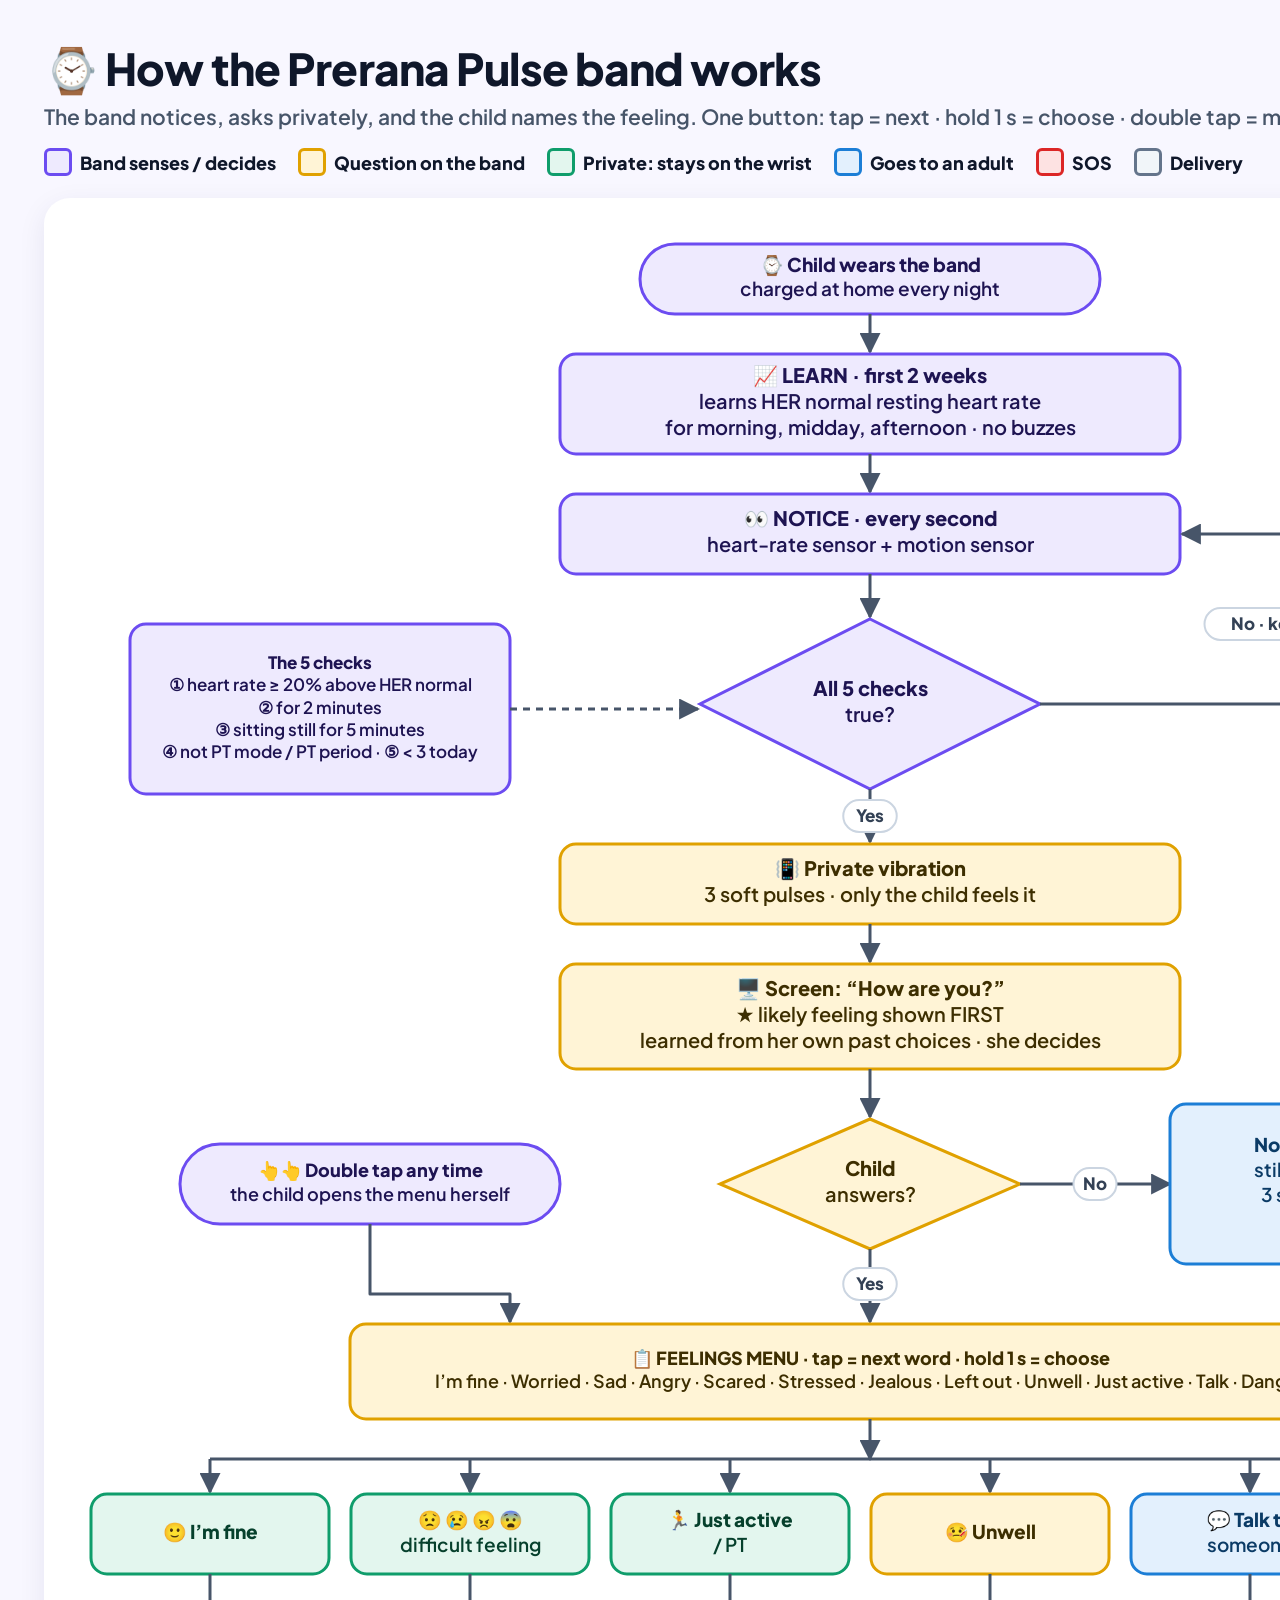
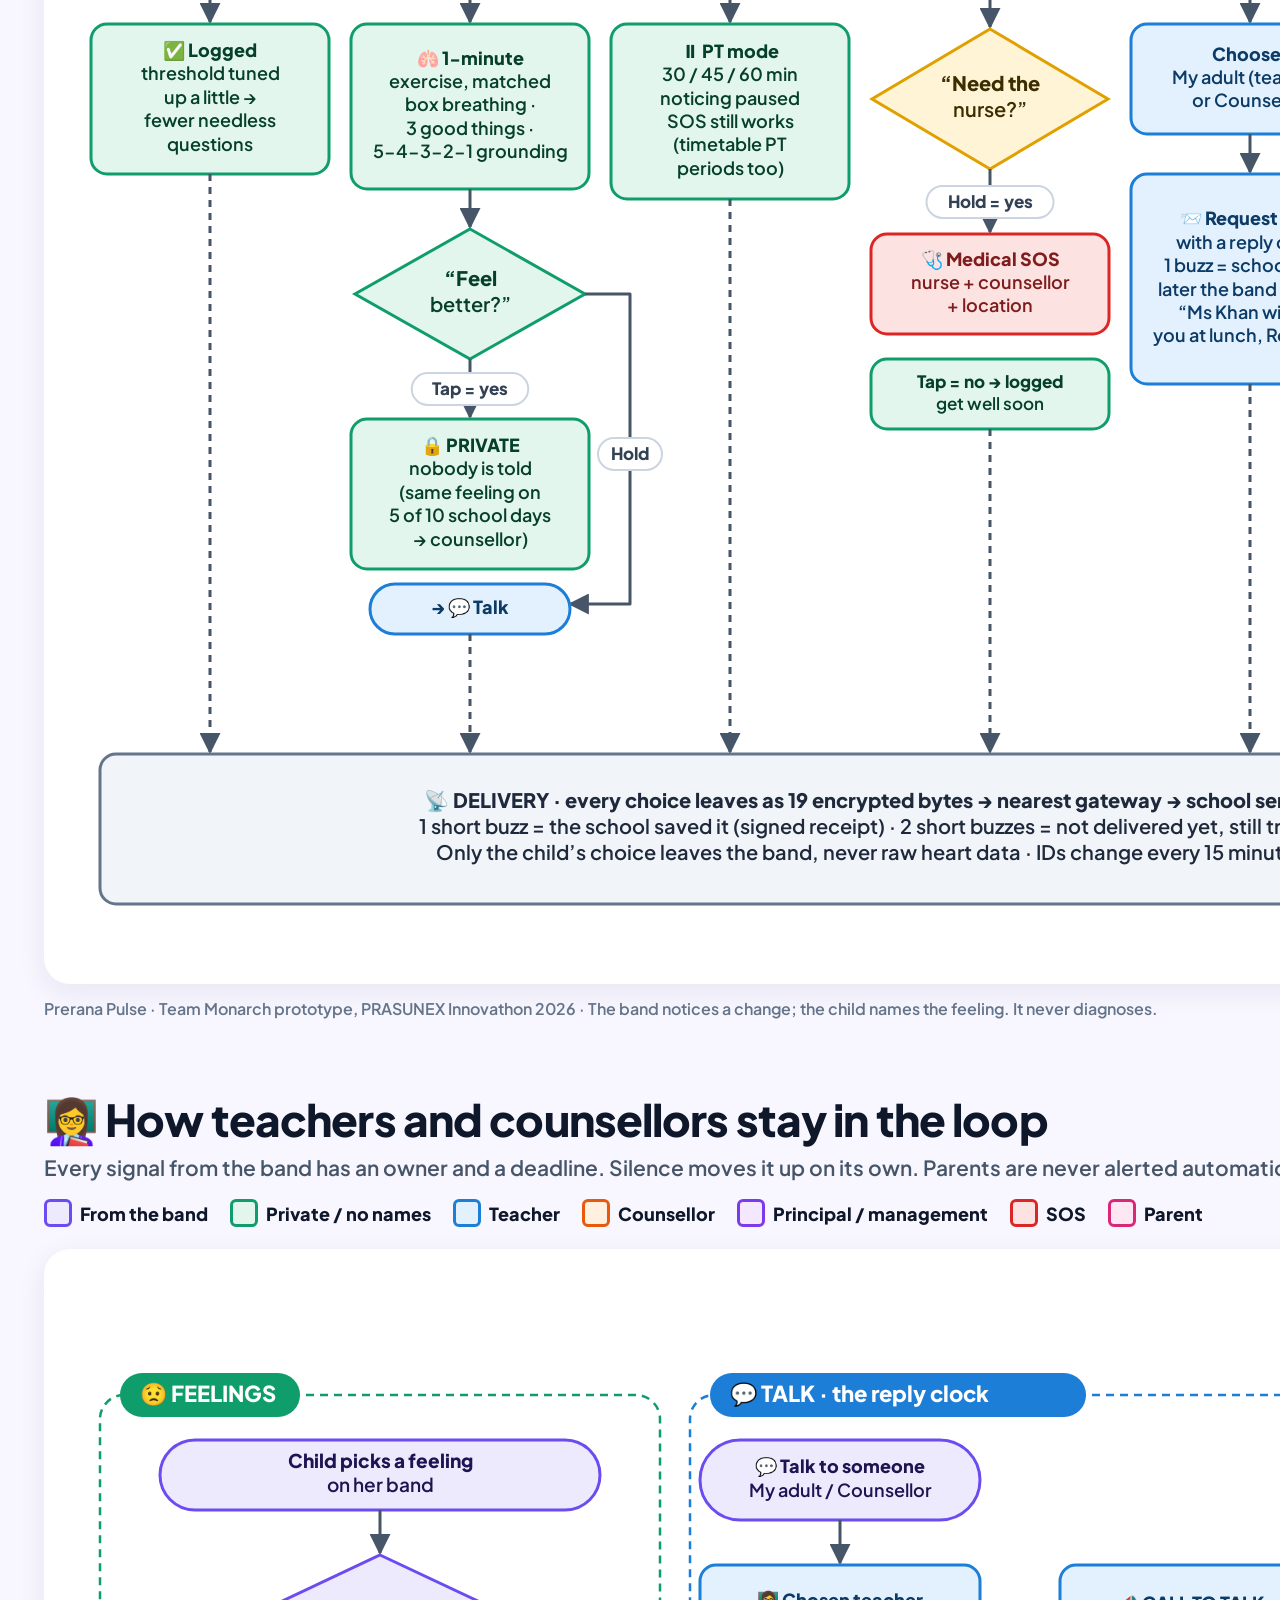
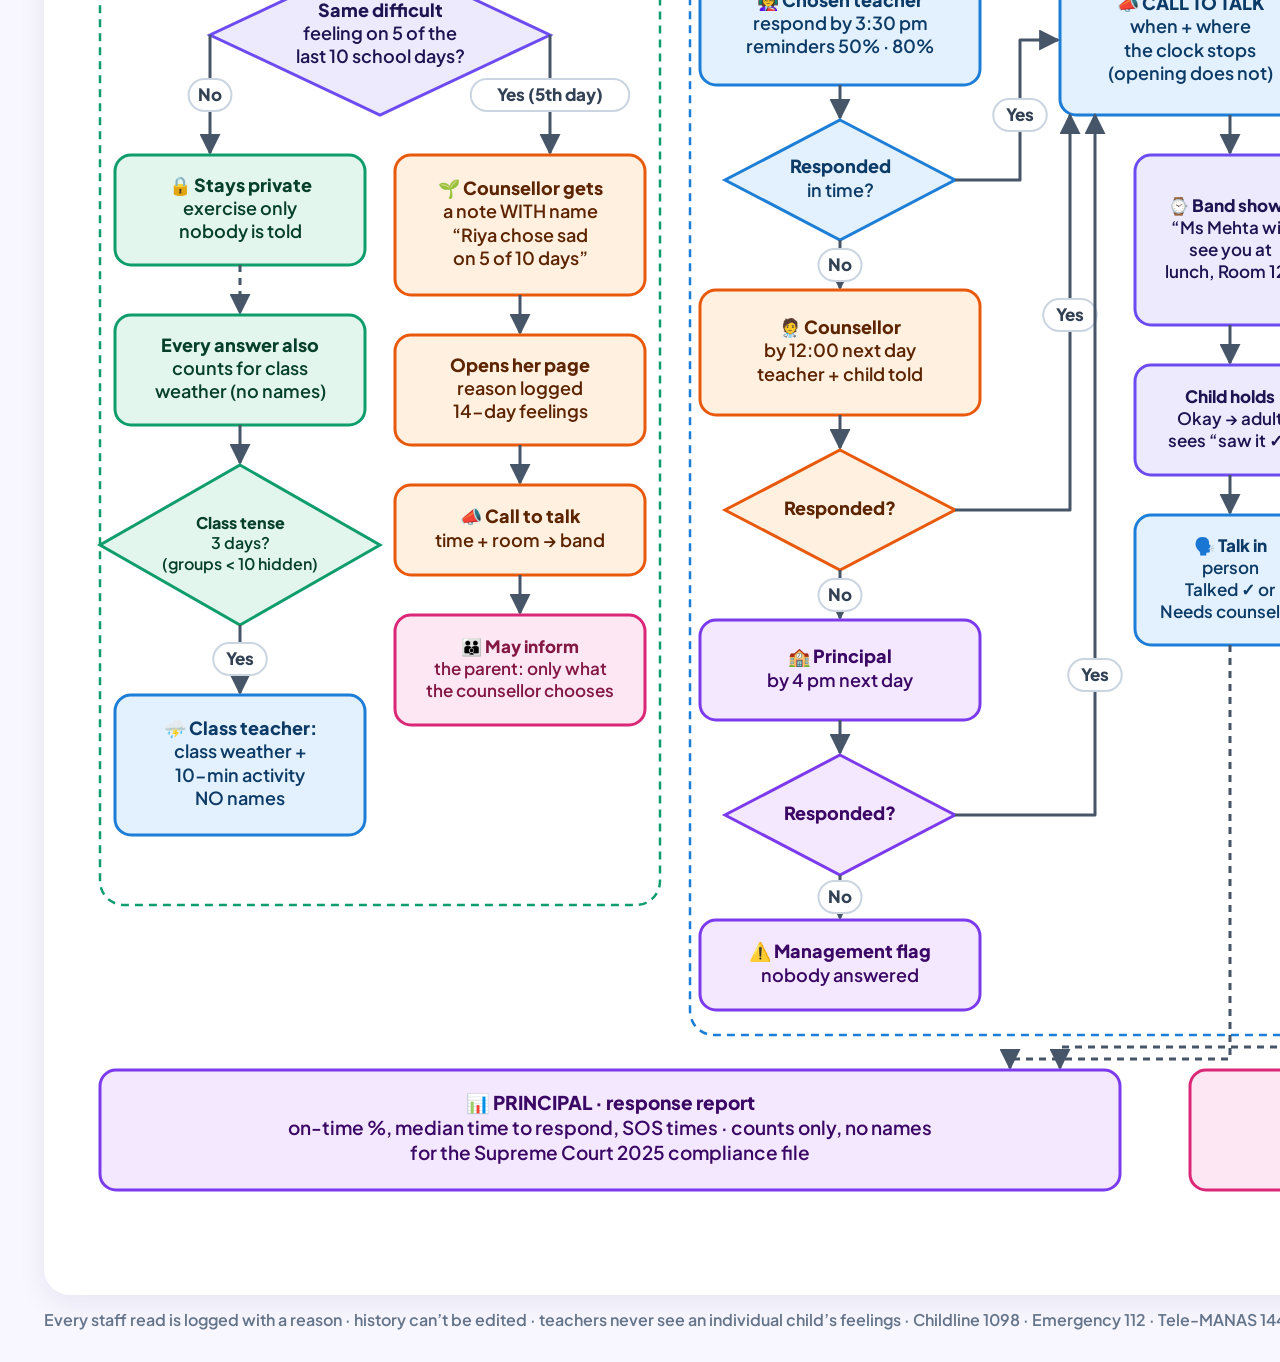
<file: docs/flowcharts/flowcharts.html>
<!DOCTYPE html><html lang="en"><head><meta charset="utf-8"><title>Prerana Pulse flowcharts</title>
<link href="https://fonts.googleapis.com/css2?family=Plus+Jakarta+Sans:wght@600;800&display=swap" rel="stylesheet">
<style>
body { margin: 0; background: #F8F7FF; font-family: 'Plus Jakarta Sans', sans-serif; color: #0F172A; }
.sheet { display: inline-block; padding: 40px 44px 32px; background: #F8F7FF; }
h1 { margin: 0 0 6px; font-size: 44px; font-weight: 800; letter-spacing: -.02em; }
.sub { margin: 0 0 18px; color: #475569; font-size: 21px; font-weight: 600; }
.legend { display: flex; gap: 22px; flex-wrap: wrap; margin: 0 0 22px; font-size: 18px; font-weight: 800; }
.legend span { display: inline-flex; align-items: center; gap: 8px; }
.legend i { width: 22px; height: 22px; border-radius: 6px; border: 3px solid; }
.chart { background: #fff; border-radius: 26px; padding: 26px; box-shadow: 0 8px 28px rgba(30,20,90,.08); }
svg text { font-family: 'Plus Jakarta Sans', 'Segoe UI Emoji', sans-serif; }
.foot { margin-top: 14px; font-size: 16px; color: #64748B; font-weight: 600; }
</style></head><body>
<div class="sheet" id="sheet1"><h1>⌚ How the Prerana Pulse band works</h1>
<p class="sub">The band notices, asks privately, and the child names the feeling. One button: tap = next · hold 1 s = choose · double tap = menu · hold 5 s = SOS.</p>
<div class="legend"><span><i style="background:#EEEAFE;border-color:#6C4CF1"></i>Band senses / decides</span><span><i style="background:#FFF4D6;border-color:#E0A100"></i>Question on the band</span><span><i style="background:#E3F6EE;border-color:#0F9D6B"></i>Private: stays on the wrist</span><span><i style="background:#E3F0FD;border-color:#1C7ED6"></i>Goes to an adult</span><span><i style="background:#FDE2E2;border-color:#DC2626"></i>SOS</span><span><i style="background:#F1F5F9;border-color:#64748B"></i>Delivery</span></div><div class="chart"><svg viewBox="0 0 1600 2330" width="1600" height="2330" xmlns="http://www.w3.org/2000/svg"><defs><marker id="ah" viewBox="0 0 10 10" refX="9" refY="5" markerWidth="7" markerHeight="7" orient="auto-start-reverse"><path d="M0,0 L10,5 L0,10 z" fill="#475569"/></marker></defs><rect x="570.0" y="20" width="460" height="70" rx="35.0" fill="#EEEAFE" stroke="#6C4CF1" stroke-width="3"/><text x="800" y="42.6" font-size="19" font-weight="800" fill="#1E1452" text-anchor="middle" dominant-baseline="middle">⌚ Child wears the band</text><text x="800" y="67.3" font-size="19" font-weight="600" fill="#1E1452" text-anchor="middle" dominant-baseline="middle">charged at home every night</text><polyline points="800,90 800,128" fill="none" stroke="#475569" stroke-width="3" marker-end="url(#ah)" stroke-linejoin="round"/><rect x="490.0" y="130" width="620" height="100" rx="16" fill="#EEEAFE" stroke="#6C4CF1" stroke-width="3"/><text x="800" y="154.0" font-size="20" font-weight="800" fill="#1E1452" text-anchor="middle" dominant-baseline="middle">📈 LEARN · first 2 weeks</text><text x="800" y="180.0" font-size="20" font-weight="600" fill="#1E1452" text-anchor="middle" dominant-baseline="middle">learns HER normal resting heart rate</text><text x="800" y="206.0" font-size="20" font-weight="600" fill="#1E1452" text-anchor="middle" dominant-baseline="middle">for morning, midday, afternoon · no buzzes</text><polyline points="800,230 800,268" fill="none" stroke="#475569" stroke-width="3" marker-end="url(#ah)" stroke-linejoin="round"/><rect x="490.0" y="270" width="620" height="80" rx="16" fill="#EEEAFE" stroke="#6C4CF1" stroke-width="3"/><text x="800" y="297.0" font-size="20" font-weight="800" fill="#1E1452" text-anchor="middle" dominant-baseline="middle">👀 NOTICE · every second</text><text x="800" y="323.0" font-size="20" font-weight="600" fill="#1E1452" text-anchor="middle" dominant-baseline="middle">heart-rate sensor + motion sensor</text><polyline points="800,350 800,393" fill="none" stroke="#475569" stroke-width="3" marker-end="url(#ah)" stroke-linejoin="round"/><polygon points="800,395.0 970.0,480 800,565.0 630.0,480" fill="#EEEAFE" stroke="#6C4CF1" stroke-width="3"/><text x="800" y="467.0" font-size="20" font-weight="800" fill="#1E1452" text-anchor="middle" dominant-baseline="middle">All 5 checks</text><text x="800" y="493.0" font-size="20" font-weight="600" fill="#1E1452" text-anchor="middle" dominant-baseline="middle">true?</text><rect x="60.0" y="400" width="380" height="170" rx="16" fill="#EEEAFE" stroke="#6C4CF1" stroke-width="3"/><text x="250" y="440.8" font-size="17" font-weight="800" fill="#1E1452" text-anchor="middle" dominant-baseline="middle">The 5 checks</text><text x="250" y="462.9" font-size="17" font-weight="600" fill="#1E1452" text-anchor="middle" dominant-baseline="middle">① heart rate ≥ 20% above HER normal</text><text x="250" y="485.0" font-size="17" font-weight="600" fill="#1E1452" text-anchor="middle" dominant-baseline="middle">② for 2 minutes</text><text x="250" y="507.1" font-size="17" font-weight="600" fill="#1E1452" text-anchor="middle" dominant-baseline="middle">③ sitting still for 5 minutes</text><text x="250" y="529.2" font-size="17" font-weight="600" fill="#1E1452" text-anchor="middle" dominant-baseline="middle">④ not PT mode / PT period · ⑤ &lt; 3 today</text><polyline points="440,485 628,485" fill="none" stroke="#475569" stroke-width="3" stroke-dasharray="7 6" marker-end="url(#ah)" stroke-linejoin="round"/><polyline points="970,480 1240,480 1240,310 1112,310" fill="none" stroke="#475569" stroke-width="3" marker-end="url(#ah)" stroke-linejoin="round"/><rect x="1134.5" y="384" width="211.0" height="32" rx="16" fill="#fff" stroke="#CBD5E1" stroke-width="2"/><text x="1240" y="401" font-size="17" font-weight="800" fill="#334155" text-anchor="middle" dominant-baseline="middle">No · keep watching</text><polyline points="800,565 800,618" fill="none" stroke="#475569" stroke-width="3" marker-end="url(#ah)" stroke-linejoin="round"/><rect x="773.25" y="576" width="53.5" height="32" rx="16" fill="#fff" stroke="#CBD5E1" stroke-width="2"/><text x="800" y="593" font-size="17" font-weight="800" fill="#334155" text-anchor="middle" dominant-baseline="middle">Yes</text><rect x="490.0" y="620" width="620" height="80" rx="16" fill="#FFF4D6" stroke="#E0A100" stroke-width="3"/><text x="800" y="647.0" font-size="20" font-weight="800" fill="#3D2E00" text-anchor="middle" dominant-baseline="middle">📳 Private vibration</text><text x="800" y="673.0" font-size="20" font-weight="600" fill="#3D2E00" text-anchor="middle" dominant-baseline="middle">3 soft pulses · only the child feels it</text><polyline points="800,700 800,738" fill="none" stroke="#475569" stroke-width="3" marker-end="url(#ah)" stroke-linejoin="round"/><rect x="490.0" y="740" width="620" height="105" rx="16" fill="#FFF4D6" stroke="#E0A100" stroke-width="3"/><text x="800" y="766.5" font-size="20" font-weight="800" fill="#3D2E00" text-anchor="middle" dominant-baseline="middle">🖥️ Screen: “How are you?”</text><text x="800" y="792.5" font-size="20" font-weight="600" fill="#3D2E00" text-anchor="middle" dominant-baseline="middle">★ likely feeling shown FIRST</text><text x="800" y="818.5" font-size="20" font-weight="600" fill="#3D2E00" text-anchor="middle" dominant-baseline="middle">learned from her own past choices · she decides</text><polyline points="800,845 800,893" fill="none" stroke="#475569" stroke-width="3" marker-end="url(#ah)" stroke-linejoin="round"/><polygon points="800,895.0 950.0,960 800,1025.0 650.0,960" fill="#FFF4D6" stroke="#E0A100" stroke-width="3"/><text x="800" y="947.0" font-size="20" font-weight="800" fill="#3D2E00" text-anchor="middle" dominant-baseline="middle">Child</text><text x="800" y="973.0" font-size="20" font-weight="600" fill="#3D2E00" text-anchor="middle" dominant-baseline="middle">answers?</text><polyline points="950,960 1100,960" fill="none" stroke="#475569" stroke-width="3" marker-end="url(#ah)" stroke-linejoin="round"/><rect x="1003.5" y="944" width="43.0" height="32" rx="16" fill="#fff" stroke="#CBD5E1" stroke-width="2"/><text x="1025" y="961" font-size="17" font-weight="800" fill="#334155" text-anchor="middle" dominant-baseline="middle">No</text><rect x="1100.0" y="880" width="460" height="160" rx="16" fill="#E3F0FD" stroke="#1C7ED6" stroke-width="3"/><text x="1330" y="923.0" font-size="19" font-weight="800" fill="#0B3B66" text-anchor="middle" dominant-baseline="middle">No answer → asks again in 10 min</text><text x="1330" y="947.7" font-size="19" font-weight="600" fill="#0B3B66" text-anchor="middle" dominant-baseline="middle">still nothing → logged “skipped”</text><text x="1330" y="972.4" font-size="19" font-weight="600" fill="#0B3B66" text-anchor="middle" dominant-baseline="middle">3 skipped in a row → quiet note</text><text x="1330" y="997.1" font-size="19" font-weight="600" fill="#0B3B66" text-anchor="middle" dominant-baseline="middle">to her chosen teacher</text><rect x="110.0" y="920" width="380" height="80" rx="40.0" fill="#EEEAFE" stroke="#6C4CF1" stroke-width="3"/><text x="300" y="948.3" font-size="18" font-weight="800" fill="#1E1452" text-anchor="middle" dominant-baseline="middle">👆👆 Double tap any time</text><text x="300" y="971.7" font-size="18" font-weight="600" fill="#1E1452" text-anchor="middle" dominant-baseline="middle">the child opens the menu herself</text><polyline points="300,1000 300,1070 440,1070 440,1098" fill="none" stroke="#475569" stroke-width="3" marker-end="url(#ah)" stroke-linejoin="round"/><polyline points="800,1025 800,1098" fill="none" stroke="#475569" stroke-width="3" marker-end="url(#ah)" stroke-linejoin="round"/><rect x="773.25" y="1044" width="53.5" height="32" rx="16" fill="#fff" stroke="#CBD5E1" stroke-width="2"/><text x="800" y="1061" font-size="17" font-weight="800" fill="#334155" text-anchor="middle" dominant-baseline="middle">Yes</text><rect x="280.0" y="1100" width="1040" height="95" rx="16" fill="#FFF4D6" stroke="#E0A100" stroke-width="3"/><text x="800" y="1135.8" font-size="18" font-weight="800" fill="#3D2E00" text-anchor="middle" dominant-baseline="middle">📋 FEELINGS MENU · tap = next word · hold 1 s = choose</text><text x="800" y="1159.2" font-size="18" font-weight="600" fill="#3D2E00" text-anchor="middle" dominant-baseline="middle">I’m fine · Worried · Sad · Angry · Scared · Stressed · Jealous · Left out · Unwell · Just active · Talk · Danger</text><rect x="1335.0" y="1105" width="250" height="80" rx="40.0" fill="#FDE2E2" stroke="#DC2626" stroke-width="3"/><text x="1460" y="1133.3" font-size="18" font-weight="800" fill="#7F1D1D" text-anchor="middle" dominant-baseline="middle">✊ Hold 5 s</text><text x="1460" y="1156.7" font-size="18" font-weight="600" fill="#7F1D1D" text-anchor="middle" dominant-baseline="middle">any time = SOS</text><line x1="140" y1="1235" x2="1440" y2="1235" stroke="#475569" stroke-width="3"/><polyline points="800,1195 800,1235" fill="none" stroke="#475569" stroke-width="3" marker-end="url(#ah)" stroke-linejoin="round"/><polyline points="140,1235 140,1268" fill="none" stroke="#475569" stroke-width="3" marker-end="url(#ah)" stroke-linejoin="round"/><rect x="21.0" y="1270" width="238" height="80" rx="16" fill="#E3F6EE" stroke="#0F9D6B" stroke-width="3"/><text x="140" y="1310.0" font-size="19" font-weight="800" fill="#06402C" text-anchor="middle" dominant-baseline="middle">🙂 I’m fine</text><polyline points="400,1235 400,1268" fill="none" stroke="#475569" stroke-width="3" marker-end="url(#ah)" stroke-linejoin="round"/><rect x="281.0" y="1270" width="238" height="80" rx="16" fill="#E3F6EE" stroke="#0F9D6B" stroke-width="3"/><text x="400" y="1297.7" font-size="19" font-weight="800" fill="#06402C" text-anchor="middle" dominant-baseline="middle">😟 😢 😠 😨</text><text x="400" y="1322.4" font-size="19" font-weight="600" fill="#06402C" text-anchor="middle" dominant-baseline="middle">difficult feeling</text><polyline points="660,1235 660,1268" fill="none" stroke="#475569" stroke-width="3" marker-end="url(#ah)" stroke-linejoin="round"/><rect x="541.0" y="1270" width="238" height="80" rx="16" fill="#E3F6EE" stroke="#0F9D6B" stroke-width="3"/><text x="660" y="1297.7" font-size="19" font-weight="800" fill="#06402C" text-anchor="middle" dominant-baseline="middle">🏃 Just active</text><text x="660" y="1322.4" font-size="19" font-weight="600" fill="#06402C" text-anchor="middle" dominant-baseline="middle">/ PT</text><polyline points="920,1235 920,1268" fill="none" stroke="#475569" stroke-width="3" marker-end="url(#ah)" stroke-linejoin="round"/><rect x="801.0" y="1270" width="238" height="80" rx="16" fill="#FFF4D6" stroke="#E0A100" stroke-width="3"/><text x="920" y="1310.0" font-size="19" font-weight="800" fill="#3D2E00" text-anchor="middle" dominant-baseline="middle">🤒 Unwell</text><polyline points="1180,1235 1180,1268" fill="none" stroke="#475569" stroke-width="3" marker-end="url(#ah)" stroke-linejoin="round"/><rect x="1061.0" y="1270" width="238" height="80" rx="16" fill="#E3F0FD" stroke="#1C7ED6" stroke-width="3"/><text x="1180" y="1297.7" font-size="19" font-weight="800" fill="#0B3B66" text-anchor="middle" dominant-baseline="middle">💬 Talk to</text><text x="1180" y="1322.4" font-size="19" font-weight="600" fill="#0B3B66" text-anchor="middle" dominant-baseline="middle">someone</text><polyline points="1440,1235 1440,1268" fill="none" stroke="#475569" stroke-width="3" marker-end="url(#ah)" stroke-linejoin="round"/><rect x="1321.0" y="1270" width="238" height="80" rx="16" fill="#FDE2E2" stroke="#DC2626" stroke-width="3"/><text x="1440" y="1297.7" font-size="19" font-weight="800" fill="#7F1D1D" text-anchor="middle" dominant-baseline="middle">🆘 I’m in</text><text x="1440" y="1322.4" font-size="19" font-weight="600" fill="#7F1D1D" text-anchor="middle" dominant-baseline="middle">danger</text><polyline points="1460,1185 1460,1205 1515,1205 1515,1268" fill="none" stroke="#475569" stroke-width="3" marker-end="url(#ah)" stroke-linejoin="round"/><polyline points="140,1350 140,1398" fill="none" stroke="#475569" stroke-width="3" marker-end="url(#ah)" stroke-linejoin="round"/><rect x="21.0" y="1400" width="238" height="150" rx="16" fill="#E3F6EE" stroke="#0F9D6B" stroke-width="3"/><text x="140" y="1428.2" font-size="18" font-weight="800" fill="#06402C" text-anchor="middle" dominant-baseline="middle">✅ Logged</text><text x="140" y="1451.6" font-size="18" font-weight="600" fill="#06402C" text-anchor="middle" dominant-baseline="middle">threshold tuned</text><text x="140" y="1475.0" font-size="18" font-weight="600" fill="#06402C" text-anchor="middle" dominant-baseline="middle">up a little →</text><text x="140" y="1498.4" font-size="18" font-weight="600" fill="#06402C" text-anchor="middle" dominant-baseline="middle">fewer needless</text><text x="140" y="1521.8" font-size="18" font-weight="600" fill="#06402C" text-anchor="middle" dominant-baseline="middle">questions</text><polyline points="400,1350 400,1398" fill="none" stroke="#475569" stroke-width="3" marker-end="url(#ah)" stroke-linejoin="round"/><rect x="281.0" y="1400" width="238" height="165" rx="16" fill="#E3F6EE" stroke="#0F9D6B" stroke-width="3"/><text x="400" y="1435.7" font-size="18" font-weight="800" fill="#06402C" text-anchor="middle" dominant-baseline="middle">🫁 1-minute</text><text x="400" y="1459.1" font-size="18" font-weight="600" fill="#06402C" text-anchor="middle" dominant-baseline="middle">exercise, matched</text><text x="400" y="1482.5" font-size="18" font-weight="600" fill="#06402C" text-anchor="middle" dominant-baseline="middle">box breathing ·</text><text x="400" y="1505.9" font-size="18" font-weight="600" fill="#06402C" text-anchor="middle" dominant-baseline="middle">3 good things ·</text><text x="400" y="1529.3" font-size="18" font-weight="600" fill="#06402C" text-anchor="middle" dominant-baseline="middle">5-4-3-2-1 grounding</text><polyline points="400,1565 400,1603" fill="none" stroke="#475569" stroke-width="3" marker-end="url(#ah)" stroke-linejoin="round"/><polygon points="400,1605.0 515.0,1670 400,1735.0 285.0,1670" fill="#E3F6EE" stroke="#0F9D6B" stroke-width="3"/><text x="400" y="1657.0" font-size="20" font-weight="800" fill="#06402C" text-anchor="middle" dominant-baseline="middle">“Feel</text><text x="400" y="1683.0" font-size="20" font-weight="600" fill="#06402C" text-anchor="middle" dominant-baseline="middle">better?”</text><polyline points="400,1735 400,1793" fill="none" stroke="#475569" stroke-width="3" marker-end="url(#ah)" stroke-linejoin="round"/><rect x="341.75" y="1749" width="116.5" height="32" rx="16" fill="#fff" stroke="#CBD5E1" stroke-width="2"/><text x="400" y="1766" font-size="17" font-weight="800" fill="#334155" text-anchor="middle" dominant-baseline="middle">Tap = yes</text><rect x="281.0" y="1795" width="238" height="150" rx="16" fill="#E3F6EE" stroke="#0F9D6B" stroke-width="3"/><text x="400" y="1823.2" font-size="18" font-weight="800" fill="#06402C" text-anchor="middle" dominant-baseline="middle">🔒 PRIVATE</text><text x="400" y="1846.6" font-size="18" font-weight="600" fill="#06402C" text-anchor="middle" dominant-baseline="middle">nobody is told</text><text x="400" y="1870.0" font-size="18" font-weight="600" fill="#06402C" text-anchor="middle" dominant-baseline="middle">(same feeling on</text><text x="400" y="1893.4" font-size="18" font-weight="600" fill="#06402C" text-anchor="middle" dominant-baseline="middle">5 of 10 school days</text><text x="400" y="1916.8" font-size="18" font-weight="600" fill="#06402C" text-anchor="middle" dominant-baseline="middle">→ counsellor)</text><polyline points="515,1670 560,1670 560,1980 500,1980" fill="none" stroke="#475569" stroke-width="3" marker-end="url(#ah)" stroke-linejoin="round"/><rect x="528.0" y="1814" width="64.0" height="32" rx="16" fill="#fff" stroke="#CBD5E1" stroke-width="2"/><text x="560" y="1831" font-size="17" font-weight="800" fill="#334155" text-anchor="middle" dominant-baseline="middle">Hold</text><rect x="300.0" y="1960" width="200" height="50" rx="25.0" fill="#E3F0FD" stroke="#1C7ED6" stroke-width="3"/><text x="400" y="1985.0" font-size="18" font-weight="800" fill="#0B3B66" text-anchor="middle" dominant-baseline="middle">→ 💬 Talk</text><polyline points="660,1350 660,1398" fill="none" stroke="#475569" stroke-width="3" marker-end="url(#ah)" stroke-linejoin="round"/><rect x="541.0" y="1400" width="238" height="175" rx="16" fill="#E3F6EE" stroke="#0F9D6B" stroke-width="3"/><text x="660" y="1429.0" font-size="18" font-weight="800" fill="#06402C" text-anchor="middle" dominant-baseline="middle">⏸ PT mode</text><text x="660" y="1452.4" font-size="18" font-weight="600" fill="#06402C" text-anchor="middle" dominant-baseline="middle">30 / 45 / 60 min</text><text x="660" y="1475.8" font-size="18" font-weight="600" fill="#06402C" text-anchor="middle" dominant-baseline="middle">noticing paused</text><text x="660" y="1499.2" font-size="18" font-weight="600" fill="#06402C" text-anchor="middle" dominant-baseline="middle">SOS still works</text><text x="660" y="1522.6" font-size="18" font-weight="600" fill="#06402C" text-anchor="middle" dominant-baseline="middle">(timetable PT</text><text x="660" y="1546.0" font-size="18" font-weight="600" fill="#06402C" text-anchor="middle" dominant-baseline="middle">periods too)</text><polyline points="920,1350 920,1403" fill="none" stroke="#475569" stroke-width="3" marker-end="url(#ah)" stroke-linejoin="round"/><polygon points="920,1405.0 1038.0,1475 920,1545.0 802.0,1475" fill="#FFF4D6" stroke="#E0A100" stroke-width="3"/><text x="920" y="1462.0" font-size="20" font-weight="800" fill="#3D2E00" text-anchor="middle" dominant-baseline="middle">“Need the</text><text x="920" y="1488.0" font-size="20" font-weight="600" fill="#3D2E00" text-anchor="middle" dominant-baseline="middle">nurse?”</text><polyline points="920,1545 920,1608" fill="none" stroke="#475569" stroke-width="3" marker-end="url(#ah)" stroke-linejoin="round"/><rect x="856.5" y="1562" width="127.0" height="32" rx="16" fill="#fff" stroke="#CBD5E1" stroke-width="2"/><text x="920" y="1579" font-size="17" font-weight="800" fill="#334155" text-anchor="middle" dominant-baseline="middle">Hold = yes</text><rect x="801.0" y="1610" width="238" height="100" rx="16" fill="#FDE2E2" stroke="#DC2626" stroke-width="3"/><text x="920" y="1636.6" font-size="18" font-weight="800" fill="#7F1D1D" text-anchor="middle" dominant-baseline="middle">🩺 Medical SOS</text><text x="920" y="1660.0" font-size="18" font-weight="600" fill="#7F1D1D" text-anchor="middle" dominant-baseline="middle">nurse + counsellor</text><text x="920" y="1683.4" font-size="18" font-weight="600" fill="#7F1D1D" text-anchor="middle" dominant-baseline="middle">+ location</text><rect x="801.0" y="1735" width="238" height="70" rx="16" fill="#E3F6EE" stroke="#0F9D6B" stroke-width="3"/><text x="920" y="1759.0" font-size="17" font-weight="800" fill="#06402C" text-anchor="middle" dominant-baseline="middle">Tap = no → logged</text><text x="920" y="1781.0" font-size="17" font-weight="600" fill="#06402C" text-anchor="middle" dominant-baseline="middle">get well soon</text><polyline points="1180,1350 1180,1398" fill="none" stroke="#475569" stroke-width="3" marker-end="url(#ah)" stroke-linejoin="round"/><rect x="1061.0" y="1400" width="238" height="110" rx="16" fill="#E3F0FD" stroke="#1C7ED6" stroke-width="3"/><text x="1180" y="1431.6" font-size="18" font-weight="800" fill="#0B3B66" text-anchor="middle" dominant-baseline="middle">Choose:</text><text x="1180" y="1455.0" font-size="18" font-weight="600" fill="#0B3B66" text-anchor="middle" dominant-baseline="middle">My adult (teacher)</text><text x="1180" y="1478.4" font-size="18" font-weight="600" fill="#0B3B66" text-anchor="middle" dominant-baseline="middle">or Counsellor</text><polyline points="1180,1510 1180,1548" fill="none" stroke="#475569" stroke-width="3" marker-end="url(#ah)" stroke-linejoin="round"/><rect x="1061.0" y="1550" width="238" height="210" rx="16" fill="#E3F0FD" stroke="#1C7ED6" stroke-width="3"/><text x="1180" y="1596.5" font-size="18" font-weight="800" fill="#0B3B66" text-anchor="middle" dominant-baseline="middle">📨 Request sent</text><text x="1180" y="1619.9" font-size="18" font-weight="600" fill="#0B3B66" text-anchor="middle" dominant-baseline="middle">with a reply clock</text><text x="1180" y="1643.3" font-size="18" font-weight="600" fill="#0B3B66" text-anchor="middle" dominant-baseline="middle">1 buzz = school has it</text><text x="1180" y="1666.7" font-size="18" font-weight="600" fill="#0B3B66" text-anchor="middle" dominant-baseline="middle">later the band shows:</text><text x="1180" y="1690.1" font-size="18" font-weight="600" fill="#0B3B66" text-anchor="middle" dominant-baseline="middle">“Ms Khan will see</text><text x="1180" y="1713.5" font-size="18" font-weight="600" fill="#0B3B66" text-anchor="middle" dominant-baseline="middle">you at lunch, Room 12”</text><polyline points="1440,1350 1440,1403" fill="none" stroke="#475569" stroke-width="3" marker-end="url(#ah)" stroke-linejoin="round"/><polygon points="1440,1405.0 1558.0,1475 1440,1545.0 1322.0,1475" fill="#FDE2E2" stroke="#DC2626" stroke-width="3"/><text x="1440" y="1463.3" font-size="18" font-weight="800" fill="#7F1D1D" text-anchor="middle" dominant-baseline="middle">“Send SOS?”</text><text x="1440" y="1486.7" font-size="18" font-weight="600" fill="#7F1D1D" text-anchor="middle" dominant-baseline="middle">tap to confirm</text><polyline points="1440,1545 1440,1608" fill="none" stroke="#475569" stroke-width="3" marker-end="url(#ah)" stroke-linejoin="round"/><rect x="1413.25" y="1562" width="53.5" height="32" rx="16" fill="#fff" stroke="#CBD5E1" stroke-width="2"/><text x="1440" y="1579" font-size="17" font-weight="800" fill="#334155" text-anchor="middle" dominant-baseline="middle">Tap</text><rect x="1321.0" y="1610" width="238" height="185" rx="16" fill="#FDE2E2" stroke="#DC2626" stroke-width="3"/><text x="1440" y="1644.0" font-size="18" font-weight="800" fill="#7F1D1D" text-anchor="middle" dominant-baseline="middle">🆘 SOS SENT</text><text x="1440" y="1667.4" font-size="18" font-weight="600" fill="#7F1D1D" text-anchor="middle" dominant-baseline="middle">band beacons every 5 s</text><text x="1440" y="1690.8" font-size="18" font-weight="600" fill="#7F1D1D" text-anchor="middle" dominant-baseline="middle">→ live location</text><text x="1440" y="1714.2" font-size="18" font-weight="600" fill="#7F1D1D" text-anchor="middle" dominant-baseline="middle">in school</text><text x="1440" y="1737.6" font-size="18" font-weight="600" fill="#7F1D1D" text-anchor="middle" dominant-baseline="middle">hold 2 s within</text><text x="1440" y="1761.0" font-size="18" font-weight="600" fill="#7F1D1D" text-anchor="middle" dominant-baseline="middle">60 s = cancel</text><polyline points="140,1550 140,2128" fill="none" stroke="#475569" stroke-width="3" stroke-dasharray="7 6" marker-end="url(#ah)" stroke-linejoin="round"/><polyline points="400,2010 400,2128" fill="none" stroke="#475569" stroke-width="3" stroke-dasharray="7 6" marker-end="url(#ah)" stroke-linejoin="round"/><polyline points="660,1575 660,2128" fill="none" stroke="#475569" stroke-width="3" stroke-dasharray="7 6" marker-end="url(#ah)" stroke-linejoin="round"/><polyline points="920,1805 920,2128" fill="none" stroke="#475569" stroke-width="3" stroke-dasharray="7 6" marker-end="url(#ah)" stroke-linejoin="round"/><polyline points="1180,1760 1180,2128" fill="none" stroke="#475569" stroke-width="3" stroke-dasharray="7 6" marker-end="url(#ah)" stroke-linejoin="round"/><polyline points="1440,1795 1440,2128" fill="none" stroke="#475569" stroke-width="3" stroke-dasharray="7 6" marker-end="url(#ah)" stroke-linejoin="round"/><rect x="30.0" y="2130" width="1540" height="150" rx="16" fill="#F1F5F9" stroke="#64748B" stroke-width="3"/><text x="800" y="2179.0" font-size="20" font-weight="800" fill="#1E293B" text-anchor="middle" dominant-baseline="middle">📡 DELIVERY · every choice leaves as 19 encrypted bytes → nearest gateway → school server</text><text x="800" y="2205.0" font-size="20" font-weight="600" fill="#1E293B" text-anchor="middle" dominant-baseline="middle">1 short buzz = the school saved it (signed receipt) · 2 short buzzes = not delivered yet, still trying</text><text x="800" y="2231.0" font-size="20" font-weight="600" fill="#1E293B" text-anchor="middle" dominant-baseline="middle">Only the child’s choice leaves the band, never raw heart data · IDs change every 15 minutes</text></svg></div>
<div class="foot">Prerana Pulse · Team Monarch prototype, PRASUNEX Innovathon 2026 · The band notices a change; the child names the feeling. It never diagnoses.</div></div>
<br>
<div class="sheet" id="sheet2"><h1>👩‍🏫 How teachers and counsellors stay in the loop</h1>
<p class="sub">Every signal from the band has an owner and a deadline. Silence moves it up on its own. Parents are never alerted automatically.</p>
<div class="legend"><span><i style="background:#EEEAFE;border-color:#6C4CF1"></i>From the band</span><span><i style="background:#E3F6EE;border-color:#0F9D6B"></i>Private / no names</span><span><i style="background:#E3F0FD;border-color:#1C7ED6"></i>Teacher</span><span><i style="background:#FFF0E0;border-color:#E8590C"></i>Counsellor</span><span><i style="background:#F3E8FF;border-color:#7C3AED"></i>Principal / management</span><span><i style="background:#FDE2E2;border-color:#DC2626"></i>SOS</span><span><i style="background:#FCE7F3;border-color:#DB2777"></i>Parent</span></div><div class="chart"><svg viewBox="0 0 2100 1590" width="2100" height="1590" xmlns="http://www.w3.org/2000/svg"><defs><marker id="ah" viewBox="0 0 10 10" refX="9" refY="5" markerWidth="7" markerHeight="7" orient="auto-start-reverse"><path d="M0,0 L10,5 L0,10 z" fill="#475569"/></marker></defs><rect x="30" y="120" width="560" height="1110" rx="24" fill="#FFFFFF" stroke="#0F9D6B" stroke-width="2.5" stroke-dasharray="8 6"/><rect x="50" y="98" width="180" height="44" rx="22" fill="#0F9D6B"/><text x="70" y="121" font-size="22" font-weight="800" fill="#fff" dominant-baseline="middle">😟 FEELINGS</text><rect x="620" y="120" width="650" height="1240" rx="24" fill="#FFFFFF" stroke="#1C7ED6" stroke-width="2.5" stroke-dasharray="8 6"/><rect x="640" y="98" width="376" height="44" rx="22" fill="#1C7ED6"/><text x="660" y="121" font-size="22" font-weight="800" fill="#fff" dominant-baseline="middle">💬 TALK · the reply clock</text><rect x="1300" y="120" width="410" height="1240" rx="24" fill="#FFFFFF" stroke="#DC2626" stroke-width="2.5" stroke-dasharray="8 6"/><rect x="1320" y="98" width="110" height="44" rx="22" fill="#DC2626"/><text x="1340" y="121" font-size="22" font-weight="800" fill="#fff" dominant-baseline="middle">🆘 SOS</text><rect x="1740" y="120" width="330" height="640" rx="24" fill="#FFFFFF" stroke="#6C4CF1" stroke-width="2.5" stroke-dasharray="8 6"/><rect x="1760" y="98" width="166" height="44" rx="22" fill="#6C4CF1"/><text x="1780" y="121" font-size="22" font-weight="800" fill="#fff" dominant-baseline="middle">🤫 SILENCE</text><rect x="90.0" y="165" width="440" height="70" rx="35.0" fill="#EEEAFE" stroke="#6C4CF1" stroke-width="3"/><text x="310" y="187.7" font-size="19" font-weight="800" fill="#1E1452" text-anchor="middle" dominant-baseline="middle">Child picks a feeling</text><text x="310" y="212.3" font-size="19" font-weight="600" fill="#1E1452" text-anchor="middle" dominant-baseline="middle">on her band</text><polyline points="310,235 310,278" fill="none" stroke="#475569" stroke-width="3" marker-end="url(#ah)" stroke-linejoin="round"/><polygon points="310,280.0 480.0,360 310,440.0 140.0,360" fill="#EEEAFE" stroke="#6C4CF1" stroke-width="3"/><text x="310" y="336.6" font-size="18" font-weight="800" fill="#1E1452" text-anchor="middle" dominant-baseline="middle">Same difficult</text><text x="310" y="360.0" font-size="18" font-weight="600" fill="#1E1452" text-anchor="middle" dominant-baseline="middle">feeling on 5 of the</text><text x="310" y="383.4" font-size="18" font-weight="600" fill="#1E1452" text-anchor="middle" dominant-baseline="middle">last 10 school days?</text><polyline points="140,360 140,478" fill="none" stroke="#475569" stroke-width="3" marker-end="url(#ah)" stroke-linejoin="round"/><rect x="118.5" y="404" width="43.0" height="32" rx="16" fill="#fff" stroke="#CBD5E1" stroke-width="2"/><text x="140" y="421" font-size="17" font-weight="800" fill="#334155" text-anchor="middle" dominant-baseline="middle">No</text><polyline points="480,360 480,478" fill="none" stroke="#475569" stroke-width="3" marker-end="url(#ah)" stroke-linejoin="round"/><rect x="400.75" y="404" width="158.5" height="32" rx="16" fill="#fff" stroke="#CBD5E1" stroke-width="2"/><text x="480" y="421" font-size="17" font-weight="800" fill="#334155" text-anchor="middle" dominant-baseline="middle">Yes (5th day)</text><rect x="45.0" y="480" width="250" height="110" rx="16" fill="#E3F6EE" stroke="#0F9D6B" stroke-width="3"/><text x="170" y="511.6" font-size="18" font-weight="800" fill="#06402C" text-anchor="middle" dominant-baseline="middle">🔒 Stays private</text><text x="170" y="535.0" font-size="18" font-weight="600" fill="#06402C" text-anchor="middle" dominant-baseline="middle">exercise only</text><text x="170" y="558.4" font-size="18" font-weight="600" fill="#06402C" text-anchor="middle" dominant-baseline="middle">nobody is told</text><rect x="325.0" y="480" width="250" height="140" rx="16" fill="#FFF0E0" stroke="#E8590C" stroke-width="3"/><text x="450" y="514.9" font-size="18" font-weight="800" fill="#5C2400" text-anchor="middle" dominant-baseline="middle">🌱 Counsellor gets</text><text x="450" y="538.3" font-size="18" font-weight="600" fill="#5C2400" text-anchor="middle" dominant-baseline="middle">a note WITH name</text><text x="450" y="561.7" font-size="18" font-weight="600" fill="#5C2400" text-anchor="middle" dominant-baseline="middle">“Riya chose sad</text><text x="450" y="585.1" font-size="18" font-weight="600" fill="#5C2400" text-anchor="middle" dominant-baseline="middle">on 5 of 10 days”</text><polyline points="450,620 450,658" fill="none" stroke="#475569" stroke-width="3" marker-end="url(#ah)" stroke-linejoin="round"/><rect x="325.0" y="660" width="250" height="110" rx="16" fill="#FFF0E0" stroke="#E8590C" stroke-width="3"/><text x="450" y="691.6" font-size="18" font-weight="800" fill="#5C2400" text-anchor="middle" dominant-baseline="middle">Opens her page</text><text x="450" y="715.0" font-size="18" font-weight="600" fill="#5C2400" text-anchor="middle" dominant-baseline="middle">reason logged</text><text x="450" y="738.4" font-size="18" font-weight="600" fill="#5C2400" text-anchor="middle" dominant-baseline="middle">14-day feelings</text><polyline points="450,770 450,808" fill="none" stroke="#475569" stroke-width="3" marker-end="url(#ah)" stroke-linejoin="round"/><rect x="325.0" y="810" width="250" height="90" rx="16" fill="#FFF0E0" stroke="#E8590C" stroke-width="3"/><text x="450" y="843.3" font-size="18" font-weight="800" fill="#5C2400" text-anchor="middle" dominant-baseline="middle">📣 Call to talk</text><text x="450" y="866.7" font-size="18" font-weight="600" fill="#5C2400" text-anchor="middle" dominant-baseline="middle">time + room → band</text><polyline points="450,900 450,938" fill="none" stroke="#475569" stroke-width="3" marker-end="url(#ah)" stroke-linejoin="round"/><rect x="325.0" y="940" width="250" height="110" rx="16" fill="#FCE7F3" stroke="#DB2777" stroke-width="3"/><text x="450" y="972.9" font-size="17" font-weight="800" fill="#831843" text-anchor="middle" dominant-baseline="middle">👪 May inform</text><text x="450" y="995.0" font-size="17" font-weight="600" fill="#831843" text-anchor="middle" dominant-baseline="middle">the parent: only what</text><text x="450" y="1017.1" font-size="17" font-weight="600" fill="#831843" text-anchor="middle" dominant-baseline="middle">the counsellor chooses</text><polyline points="170,590 170,638" fill="none" stroke="#475569" stroke-width="3" stroke-dasharray="7 6" marker-end="url(#ah)" stroke-linejoin="round"/><rect x="45.0" y="640" width="250" height="110" rx="16" fill="#E3F6EE" stroke="#0F9D6B" stroke-width="3"/><text x="170" y="671.6" font-size="18" font-weight="800" fill="#06402C" text-anchor="middle" dominant-baseline="middle">Every answer also</text><text x="170" y="695.0" font-size="18" font-weight="600" fill="#06402C" text-anchor="middle" dominant-baseline="middle">counts for class</text><text x="170" y="718.4" font-size="18" font-weight="600" fill="#06402C" text-anchor="middle" dominant-baseline="middle">weather (no names)</text><polyline points="170,750 170,788" fill="none" stroke="#475569" stroke-width="3" marker-end="url(#ah)" stroke-linejoin="round"/><polygon points="170,790.0 310.0,870 170,950.0 30.0,870" fill="#E3F6EE" stroke="#0F9D6B" stroke-width="3"/><text x="170" y="849.2" font-size="16" font-weight="800" fill="#06402C" text-anchor="middle" dominant-baseline="middle">Class tense</text><text x="170" y="870.0" font-size="16" font-weight="600" fill="#06402C" text-anchor="middle" dominant-baseline="middle">3 days?</text><text x="170" y="890.8" font-size="16" font-weight="600" fill="#06402C" text-anchor="middle" dominant-baseline="middle">(groups &lt; 10 hidden)</text><polyline points="170,950 170,1018" fill="none" stroke="#475569" stroke-width="3" marker-end="url(#ah)" stroke-linejoin="round"/><rect x="143.25" y="968" width="53.5" height="32" rx="16" fill="#fff" stroke="#CBD5E1" stroke-width="2"/><text x="170" y="985" font-size="17" font-weight="800" fill="#334155" text-anchor="middle" dominant-baseline="middle">Yes</text><rect x="45.0" y="1020" width="250" height="140" rx="16" fill="#E3F0FD" stroke="#1C7ED6" stroke-width="3"/><text x="170" y="1054.9" font-size="18" font-weight="800" fill="#0B3B66" text-anchor="middle" dominant-baseline="middle">⛈️ Class teacher:</text><text x="170" y="1078.3" font-size="18" font-weight="600" fill="#0B3B66" text-anchor="middle" dominant-baseline="middle">class weather +</text><text x="170" y="1101.7" font-size="18" font-weight="600" fill="#0B3B66" text-anchor="middle" dominant-baseline="middle">10-min activity</text><text x="170" y="1125.1" font-size="18" font-weight="600" fill="#0B3B66" text-anchor="middle" dominant-baseline="middle">NO names</text><rect x="630.0" y="165" width="280" height="80" rx="40.0" fill="#EEEAFE" stroke="#6C4CF1" stroke-width="3"/><text x="770" y="193.3" font-size="18" font-weight="800" fill="#1E1452" text-anchor="middle" dominant-baseline="middle">💬 Talk to someone</text><text x="770" y="216.7" font-size="18" font-weight="600" fill="#1E1452" text-anchor="middle" dominant-baseline="middle">My adult / Counsellor</text><polyline points="770,245 770,288" fill="none" stroke="#475569" stroke-width="3" marker-end="url(#ah)" stroke-linejoin="round"/><rect x="630.0" y="290" width="280" height="120" rx="16" fill="#E3F0FD" stroke="#1C7ED6" stroke-width="3"/><text x="770" y="326.6" font-size="18" font-weight="800" fill="#0B3B66" text-anchor="middle" dominant-baseline="middle">👩‍🏫 Chosen teacher</text><text x="770" y="350.0" font-size="18" font-weight="600" fill="#0B3B66" text-anchor="middle" dominant-baseline="middle">respond by 3:30 pm</text><text x="770" y="373.4" font-size="18" font-weight="600" fill="#0B3B66" text-anchor="middle" dominant-baseline="middle">reminders 50% · 80%</text><polyline points="770,410 770,443" fill="none" stroke="#475569" stroke-width="3" marker-end="url(#ah)" stroke-linejoin="round"/><polygon points="770,445.0 885.0,505 770,565.0 655.0,505" fill="#E3F0FD" stroke="#1C7ED6" stroke-width="3"/><text x="770" y="493.3" font-size="18" font-weight="800" fill="#0B3B66" text-anchor="middle" dominant-baseline="middle">Responded</text><text x="770" y="516.7" font-size="18" font-weight="600" fill="#0B3B66" text-anchor="middle" dominant-baseline="middle">in time?</text><polyline points="770,565 770,613" fill="none" stroke="#475569" stroke-width="3" marker-end="url(#ah)" stroke-linejoin="round"/><rect x="748.5" y="574" width="43.0" height="32" rx="16" fill="#fff" stroke="#CBD5E1" stroke-width="2"/><text x="770" y="591" font-size="17" font-weight="800" fill="#334155" text-anchor="middle" dominant-baseline="middle">No</text><rect x="630.0" y="615" width="280" height="125" rx="16" fill="#FFF0E0" stroke="#E8590C" stroke-width="3"/><text x="770" y="654.1" font-size="18" font-weight="800" fill="#5C2400" text-anchor="middle" dominant-baseline="middle">🧑‍⚕️ Counsellor</text><text x="770" y="677.5" font-size="18" font-weight="600" fill="#5C2400" text-anchor="middle" dominant-baseline="middle">by 12:00 next day</text><text x="770" y="700.9" font-size="18" font-weight="600" fill="#5C2400" text-anchor="middle" dominant-baseline="middle">teacher + child told</text><polyline points="770,740 770,773" fill="none" stroke="#475569" stroke-width="3" marker-end="url(#ah)" stroke-linejoin="round"/><polygon points="770,775.0 885.0,835 770,895.0 655.0,835" fill="#FFF0E0" stroke="#E8590C" stroke-width="3"/><text x="770" y="835.0" font-size="18" font-weight="800" fill="#5C2400" text-anchor="middle" dominant-baseline="middle">Responded?</text><polyline points="770,895 770,943" fill="none" stroke="#475569" stroke-width="3" marker-end="url(#ah)" stroke-linejoin="round"/><rect x="748.5" y="904" width="43.0" height="32" rx="16" fill="#fff" stroke="#CBD5E1" stroke-width="2"/><text x="770" y="921" font-size="17" font-weight="800" fill="#334155" text-anchor="middle" dominant-baseline="middle">No</text><rect x="630.0" y="945" width="280" height="100" rx="16" fill="#F3E8FF" stroke="#7C3AED" stroke-width="3"/><text x="770" y="983.3" font-size="18" font-weight="800" fill="#3B0764" text-anchor="middle" dominant-baseline="middle">🏫 Principal</text><text x="770" y="1006.7" font-size="18" font-weight="600" fill="#3B0764" text-anchor="middle" dominant-baseline="middle">by 4 pm next day</text><polyline points="770,1045 770,1078" fill="none" stroke="#475569" stroke-width="3" marker-end="url(#ah)" stroke-linejoin="round"/><polygon points="770,1080.0 885.0,1140 770,1200.0 655.0,1140" fill="#F3E8FF" stroke="#7C3AED" stroke-width="3"/><text x="770" y="1140.0" font-size="18" font-weight="800" fill="#3B0764" text-anchor="middle" dominant-baseline="middle">Responded?</text><polyline points="770,1200 770,1243" fill="none" stroke="#475569" stroke-width="3" marker-end="url(#ah)" stroke-linejoin="round"/><rect x="748.5" y="1206" width="43.0" height="32" rx="16" fill="#fff" stroke="#CBD5E1" stroke-width="2"/><text x="770" y="1223" font-size="17" font-weight="800" fill="#334155" text-anchor="middle" dominant-baseline="middle">No</text><rect x="630.0" y="1245" width="280" height="90" rx="16" fill="#F3E8FF" stroke="#7C3AED" stroke-width="3"/><text x="770" y="1278.3" font-size="18" font-weight="800" fill="#3B0764" text-anchor="middle" dominant-baseline="middle">⚠️ Management flag</text><text x="770" y="1301.7" font-size="18" font-weight="600" fill="#3B0764" text-anchor="middle" dominant-baseline="middle">nobody answered</text><rect x="990.0" y="290" width="260" height="150" rx="16" fill="#E3F0FD" stroke="#1C7ED6" stroke-width="3"/><text x="1120" y="329.9" font-size="18" font-weight="800" fill="#0B3B66" text-anchor="middle" dominant-baseline="middle">📣 CALL TO TALK</text><text x="1120" y="353.3" font-size="18" font-weight="600" fill="#0B3B66" text-anchor="middle" dominant-baseline="middle">when + where</text><text x="1120" y="376.7" font-size="18" font-weight="600" fill="#0B3B66" text-anchor="middle" dominant-baseline="middle">the clock stops</text><text x="1120" y="400.1" font-size="18" font-weight="600" fill="#0B3B66" text-anchor="middle" dominant-baseline="middle">(opening does not)</text><polyline points="885,505 950,505 950,365 988,365" fill="none" stroke="#475569" stroke-width="3" marker-end="url(#ah)" stroke-linejoin="round"/><rect x="923.25" y="424" width="53.5" height="32" rx="16" fill="#fff" stroke="#CBD5E1" stroke-width="2"/><text x="950" y="441" font-size="17" font-weight="800" fill="#334155" text-anchor="middle" dominant-baseline="middle">Yes</text><polyline points="885,835 1000,835 1000,440" fill="none" stroke="#475569" stroke-width="3" marker-end="url(#ah)" stroke-linejoin="round"/><rect x="973.25" y="624" width="53.5" height="32" rx="16" fill="#fff" stroke="#CBD5E1" stroke-width="2"/><text x="1000" y="641" font-size="17" font-weight="800" fill="#334155" text-anchor="middle" dominant-baseline="middle">Yes</text><polyline points="885,1140 1025,1140 1025,440" fill="none" stroke="#475569" stroke-width="3" marker-end="url(#ah)" stroke-linejoin="round"/><rect x="998.25" y="984" width="53.5" height="32" rx="16" fill="#fff" stroke="#CBD5E1" stroke-width="2"/><text x="1025" y="1001" font-size="17" font-weight="800" fill="#334155" text-anchor="middle" dominant-baseline="middle">Yes</text><polyline points="1160,440 1160,478" fill="none" stroke="#475569" stroke-width="3" marker-end="url(#ah)" stroke-linejoin="round"/><rect x="1065.0" y="480" width="190" height="170" rx="16" fill="#EEEAFE" stroke="#6C4CF1" stroke-width="3"/><text x="1160" y="531.9" font-size="17" font-weight="800" fill="#1E1452" text-anchor="middle" dominant-baseline="middle">⌚ Band shows</text><text x="1160" y="554.0" font-size="17" font-weight="600" fill="#1E1452" text-anchor="middle" dominant-baseline="middle">“Ms Mehta will</text><text x="1160" y="576.1" font-size="17" font-weight="600" fill="#1E1452" text-anchor="middle" dominant-baseline="middle">see you at</text><text x="1160" y="598.1" font-size="17" font-weight="600" fill="#1E1452" text-anchor="middle" dominant-baseline="middle">lunch, Room 12”</text><polyline points="1160,650 1160,688" fill="none" stroke="#475569" stroke-width="3" marker-end="url(#ah)" stroke-linejoin="round"/><rect x="1065.0" y="690" width="190" height="110" rx="16" fill="#EEEAFE" stroke="#6C4CF1" stroke-width="3"/><text x="1160" y="722.9" font-size="17" font-weight="800" fill="#1E1452" text-anchor="middle" dominant-baseline="middle">Child holds</text><text x="1160" y="745.0" font-size="17" font-weight="600" fill="#1E1452" text-anchor="middle" dominant-baseline="middle">Okay → adult</text><text x="1160" y="767.1" font-size="17" font-weight="600" fill="#1E1452" text-anchor="middle" dominant-baseline="middle">sees “saw it ✓”</text><polyline points="1160,800 1160,838" fill="none" stroke="#475569" stroke-width="3" marker-end="url(#ah)" stroke-linejoin="round"/><rect x="1065.0" y="840" width="190" height="130" rx="16" fill="#E3F0FD" stroke="#1C7ED6" stroke-width="3"/><text x="1160" y="871.9" font-size="17" font-weight="800" fill="#0B3B66" text-anchor="middle" dominant-baseline="middle">🗣️ Talk in</text><text x="1160" y="894.0" font-size="17" font-weight="600" fill="#0B3B66" text-anchor="middle" dominant-baseline="middle">person</text><text x="1160" y="916.1" font-size="17" font-weight="600" fill="#0B3B66" text-anchor="middle" dominant-baseline="middle">Talked ✓ or</text><text x="1160" y="938.1" font-size="17" font-weight="600" fill="#0B3B66" text-anchor="middle" dominant-baseline="middle">Needs counsellor</text><rect x="1340.0" y="165" width="330" height="80" rx="40.0" fill="#EEEAFE" stroke="#6C4CF1" stroke-width="3"/><text x="1505" y="193.3" font-size="18" font-weight="800" fill="#1E1452" text-anchor="middle" dominant-baseline="middle">🆘 Hold 5 s + tap</text><text x="1505" y="216.7" font-size="18" font-weight="600" fill="#1E1452" text-anchor="middle" dominant-baseline="middle">(or Unwell → nurse)</text><polyline points="1505,245 1505,283" fill="none" stroke="#475569" stroke-width="3" marker-end="url(#ah)" stroke-linejoin="round"/><rect x="1330.0" y="285" width="350" height="140" rx="16" fill="#FDE2E2" stroke="#DC2626" stroke-width="3"/><text x="1505" y="319.9" font-size="18" font-weight="800" fill="#7F1D1D" text-anchor="middle" dominant-baseline="middle">🔴 ALERT AT ONCE</text><text x="1505" y="343.3" font-size="18" font-weight="600" fill="#7F1D1D" text-anchor="middle" dominant-baseline="middle">counsellor + principal</text><text x="1505" y="366.7" font-size="18" font-weight="600" fill="#7F1D1D" text-anchor="middle" dominant-baseline="middle">+ class teacher</text><text x="1505" y="390.1" font-size="18" font-weight="600" fill="#7F1D1D" text-anchor="middle" dominant-baseline="middle">(+ nurse if medical)</text><polyline points="1505,425 1505,463" fill="none" stroke="#475569" stroke-width="3" marker-end="url(#ah)" stroke-linejoin="round"/><rect x="1330.0" y="465" width="350" height="140" rx="16" fill="#FDE2E2" stroke="#DC2626" stroke-width="3"/><text x="1505" y="499.9" font-size="18" font-weight="800" fill="#7F1D1D" text-anchor="middle" dominant-baseline="middle">📍 Live location on map</text><text x="1505" y="523.3" font-size="18" font-weight="600" fill="#7F1D1D" text-anchor="middle" dominant-baseline="middle">strongest gateway</text><text x="1505" y="546.7" font-size="18" font-weight="600" fill="#7F1D1D" text-anchor="middle" dominant-baseline="middle">updates every 5 s</text><text x="1505" y="570.1" font-size="18" font-weight="600" fill="#7F1D1D" text-anchor="middle" dominant-baseline="middle">“Block A stairs → Library”</text><polyline points="1505,605 1505,648" fill="none" stroke="#475569" stroke-width="3" marker-end="url(#ah)" stroke-linejoin="round"/><polygon points="1505,650.0 1655.0,730 1505,810.0 1355.0,730" fill="#FDE2E2" stroke="#DC2626" stroke-width="3"/><text x="1505" y="706.6" font-size="18" font-weight="800" fill="#7F1D1D" text-anchor="middle" dominant-baseline="middle">Someone taps</text><text x="1505" y="730.0" font-size="18" font-weight="600" fill="#7F1D1D" text-anchor="middle" dominant-baseline="middle">“I’m going”</text><text x="1505" y="753.4" font-size="18" font-weight="600" fill="#7F1D1D" text-anchor="middle" dominant-baseline="middle">within 10 min?</text><polyline points="1505,810 1505,868" fill="none" stroke="#475569" stroke-width="3" marker-end="url(#ah)" stroke-linejoin="round"/><rect x="1483.5" y="822" width="43.0" height="32" rx="16" fill="#fff" stroke="#CBD5E1" stroke-width="2"/><text x="1505" y="839" font-size="17" font-weight="800" fill="#334155" text-anchor="middle" dominant-baseline="middle">No</text><rect x="1350.0" y="870" width="280" height="110" rx="16" fill="#FDE2E2" stroke="#DC2626" stroke-width="3"/><text x="1490" y="901.6" font-size="18" font-weight="800" fill="#7F1D1D" text-anchor="middle" dominant-baseline="middle">📱 SMS + call to all</text><text x="1490" y="925.0" font-size="18" font-weight="600" fill="#7F1D1D" text-anchor="middle" dominant-baseline="middle">every 10 minutes</text><text x="1490" y="948.4" font-size="18" font-weight="600" fill="#7F1D1D" text-anchor="middle" dominant-baseline="middle">until someone goes</text><polyline points="1350,925 1325,925 1325,730 1352,730" fill="none" stroke="#475569" stroke-width="3" marker-end="url(#ah)" stroke-linejoin="round"/><rect x="1282.5" y="814" width="85.0" height="32" rx="16" fill="#fff" stroke="#CBD5E1" stroke-width="2"/><text x="1325" y="831" font-size="17" font-weight="800" fill="#334155" text-anchor="middle" dominant-baseline="middle">repeat</text><polyline points="1655,730 1685,730 1685,1080 1677,1080" fill="none" stroke="#475569" stroke-width="3" marker-end="url(#ah)" stroke-linejoin="round"/><rect x="1658.25" y="884" width="53.5" height="32" rx="16" fill="#fff" stroke="#CBD5E1" stroke-width="2"/><text x="1685" y="901" font-size="17" font-weight="800" fill="#334155" text-anchor="middle" dominant-baseline="middle">Yes</text><rect x="1335.0" y="1020" width="340" height="120" rx="16" fill="#FDE2E2" stroke="#DC2626" stroke-width="3"/><text x="1505" y="1056.6" font-size="18" font-weight="800" fill="#7F1D1D" text-anchor="middle" dominant-baseline="middle">🏃 Others see who’s going</text><text x="1505" y="1080.0" font-size="18" font-weight="600" fill="#7F1D1D" text-anchor="middle" dominant-baseline="middle">band: “Ms Khan</text><text x="1505" y="1103.4" font-size="18" font-weight="600" fill="#7F1D1D" text-anchor="middle" dominant-baseline="middle">is coming”</text><polyline points="1505,1140 1505,1178" fill="none" stroke="#475569" stroke-width="3" marker-end="url(#ah)" stroke-linejoin="round"/><rect x="1335.0" y="1180" width="340" height="100" rx="16" fill="#FFF0E0" stroke="#E8590C" stroke-width="3"/><text x="1505" y="1218.3" font-size="18" font-weight="800" fill="#5C2400" text-anchor="middle" dominant-baseline="middle">✅ Reached the child</text><text x="1505" y="1241.7" font-size="18" font-weight="600" fill="#5C2400" text-anchor="middle" dominant-baseline="middle">private note</text><rect x="1760.0" y="165" width="290" height="80" rx="40.0" fill="#EEEAFE" stroke="#6C4CF1" stroke-width="3"/><text x="1905" y="193.3" font-size="18" font-weight="800" fill="#1E1452" text-anchor="middle" dominant-baseline="middle">3 questions skipped</text><text x="1905" y="216.7" font-size="18" font-weight="600" fill="#1E1452" text-anchor="middle" dominant-baseline="middle">in a row</text><polyline points="1905,245 1905,283" fill="none" stroke="#475569" stroke-width="3" marker-end="url(#ah)" stroke-linejoin="round"/><rect x="1760.0" y="285" width="290" height="100" rx="16" fill="#E3F0FD" stroke="#1C7ED6" stroke-width="3"/><text x="1905" y="323.3" font-size="18" font-weight="800" fill="#0B3B66" text-anchor="middle" dominant-baseline="middle">Chosen teacher:</text><text x="1905" y="346.7" font-size="18" font-weight="600" fill="#0B3B66" text-anchor="middle" dominant-baseline="middle">“Maybe say hi”</text><rect x="1760.0" y="450" width="290" height="80" rx="40.0" fill="#EEEAFE" stroke="#6C4CF1" stroke-width="3"/><text x="1905" y="478.3" font-size="18" font-weight="800" fill="#1E1452" text-anchor="middle" dominant-baseline="middle">🔋 Band silent a</text><text x="1905" y="501.7" font-size="18" font-weight="600" fill="#1E1452" text-anchor="middle" dominant-baseline="middle">whole school day</text><polyline points="1905,530 1905,568" fill="none" stroke="#475569" stroke-width="3" marker-end="url(#ah)" stroke-linejoin="round"/><rect x="1760.0" y="570" width="290" height="100" rx="16" fill="#E3F0FD" stroke="#1C7ED6" stroke-width="3"/><text x="1905" y="608.3" font-size="18" font-weight="800" fill="#0B3B66" text-anchor="middle" dominant-baseline="middle">Class teacher:</text><text x="1905" y="631.7" font-size="18" font-weight="600" fill="#0B3B66" text-anchor="middle" dominant-baseline="middle">check battery or fit</text><polyline points="1160,970 1160,1384 940,1384 940,1393" fill="none" stroke="#475569" stroke-width="3" stroke-dasharray="7 6" marker-end="url(#ah)" stroke-linejoin="round"/><polyline points="1505,1280 1505,1372 990,1372 990,1393" fill="none" stroke="#475569" stroke-width="3" stroke-dasharray="7 6" marker-end="url(#ah)" stroke-linejoin="round"/><rect x="30.0" y="1395" width="1020" height="120" rx="16" fill="#F3E8FF" stroke="#7C3AED" stroke-width="3"/><text x="540" y="1430.3" font-size="19" font-weight="800" fill="#3B0764" text-anchor="middle" dominant-baseline="middle">📊 PRINCIPAL · response report</text><text x="540" y="1455.0" font-size="19" font-weight="600" fill="#3B0764" text-anchor="middle" dominant-baseline="middle">on-time %, median time to respond, SOS times · counts only, no names</text><text x="540" y="1479.7" font-size="19" font-weight="600" fill="#3B0764" text-anchor="middle" dominant-baseline="middle">for the Supreme Court 2025 compliance file</text><rect x="1120.0" y="1395" width="940" height="120" rx="16" fill="#FCE7F3" stroke="#DB2777" stroke-width="3"/><text x="1590" y="1430.3" font-size="19" font-weight="800" fill="#831843" text-anchor="middle" dominant-baseline="middle">👪 PARENTS · never alerted automatically</text><text x="1590" y="1455.0" font-size="19" font-weight="600" fill="#831843" text-anchor="middle" dominant-baseline="middle">consent switches · band worn / battery</text><text x="1590" y="1479.7" font-size="19" font-weight="600" fill="#831843" text-anchor="middle" dominant-baseline="middle">only messages the counsellor chooses to share</text></svg></div>
<div class="foot">Every staff read is logged with a reason · history can’t be edited · teachers never see an individual child’s feelings · Childline 1098 · Emergency 112 · Tele-MANAS 14416</div></div>
<script>document.fonts.ready.then(() => { document.body.dataset.ready = '1'; });</script>
</body></html>
</file>
